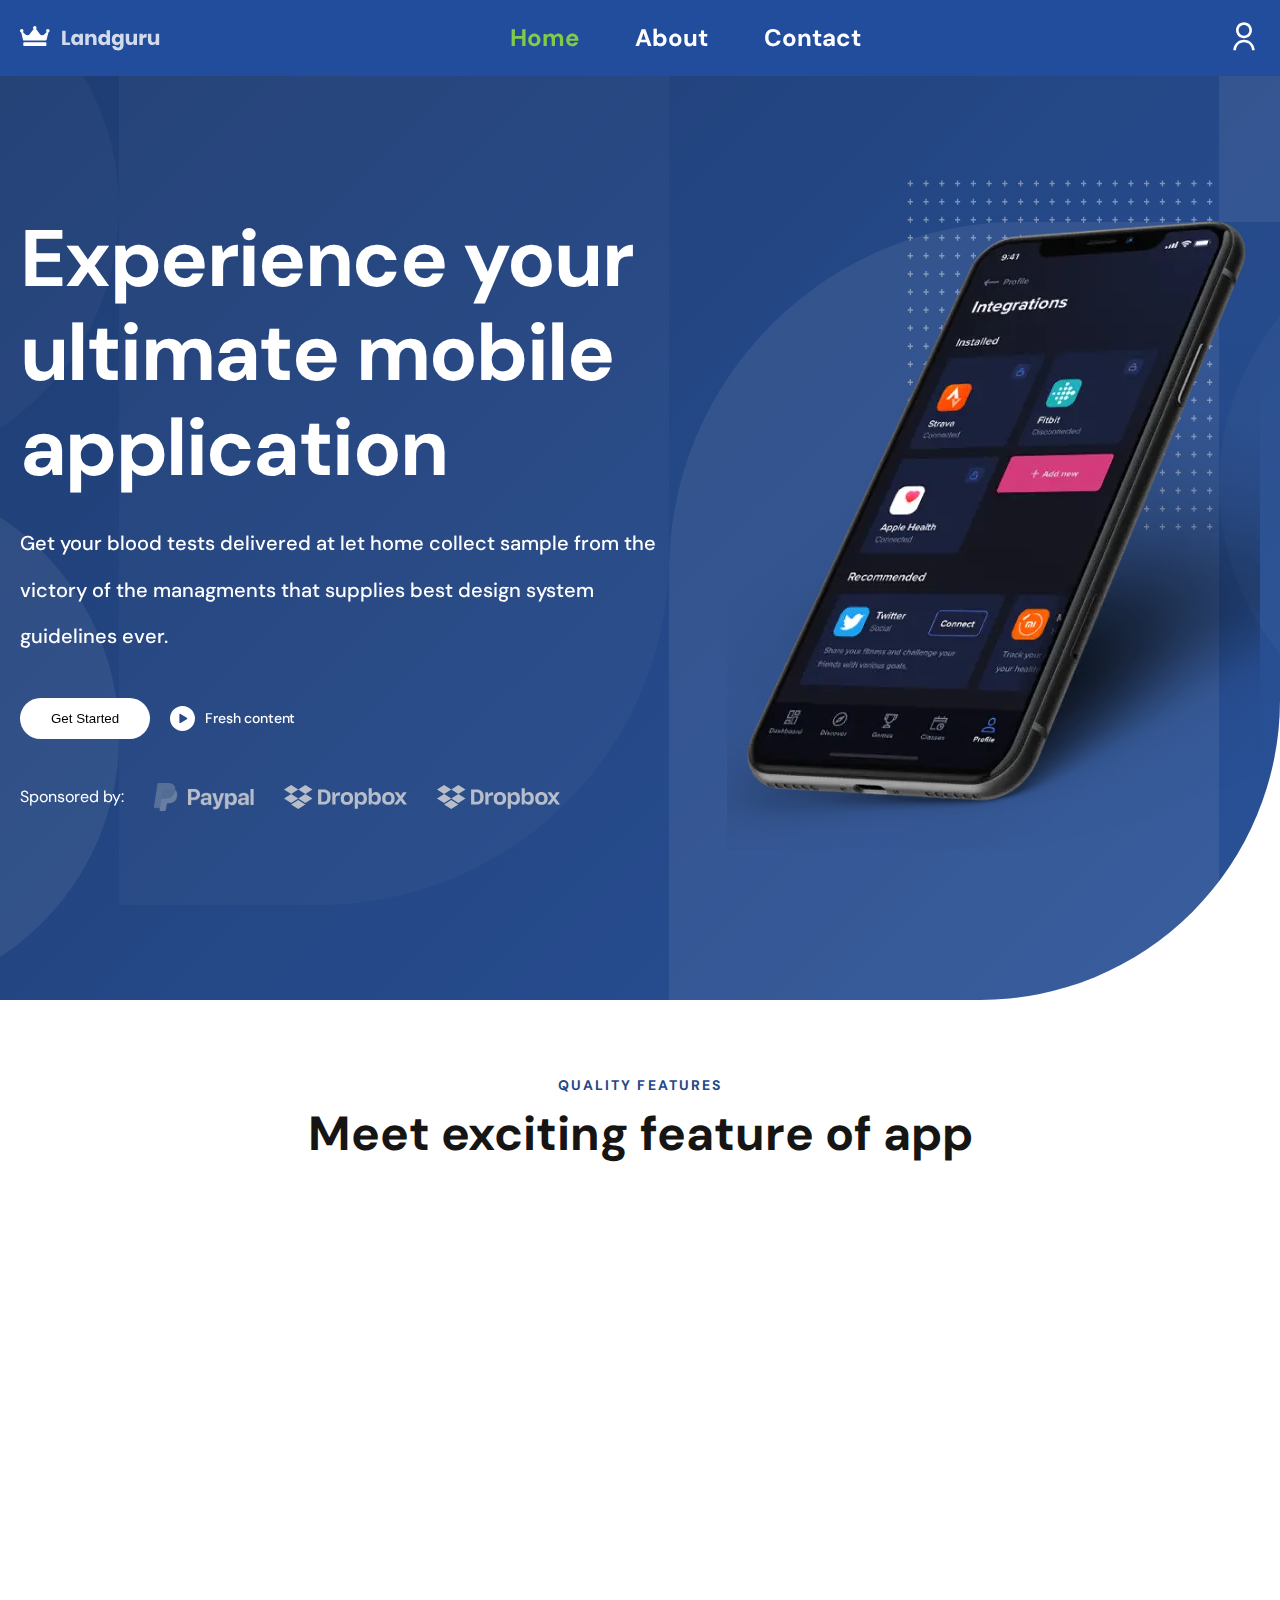
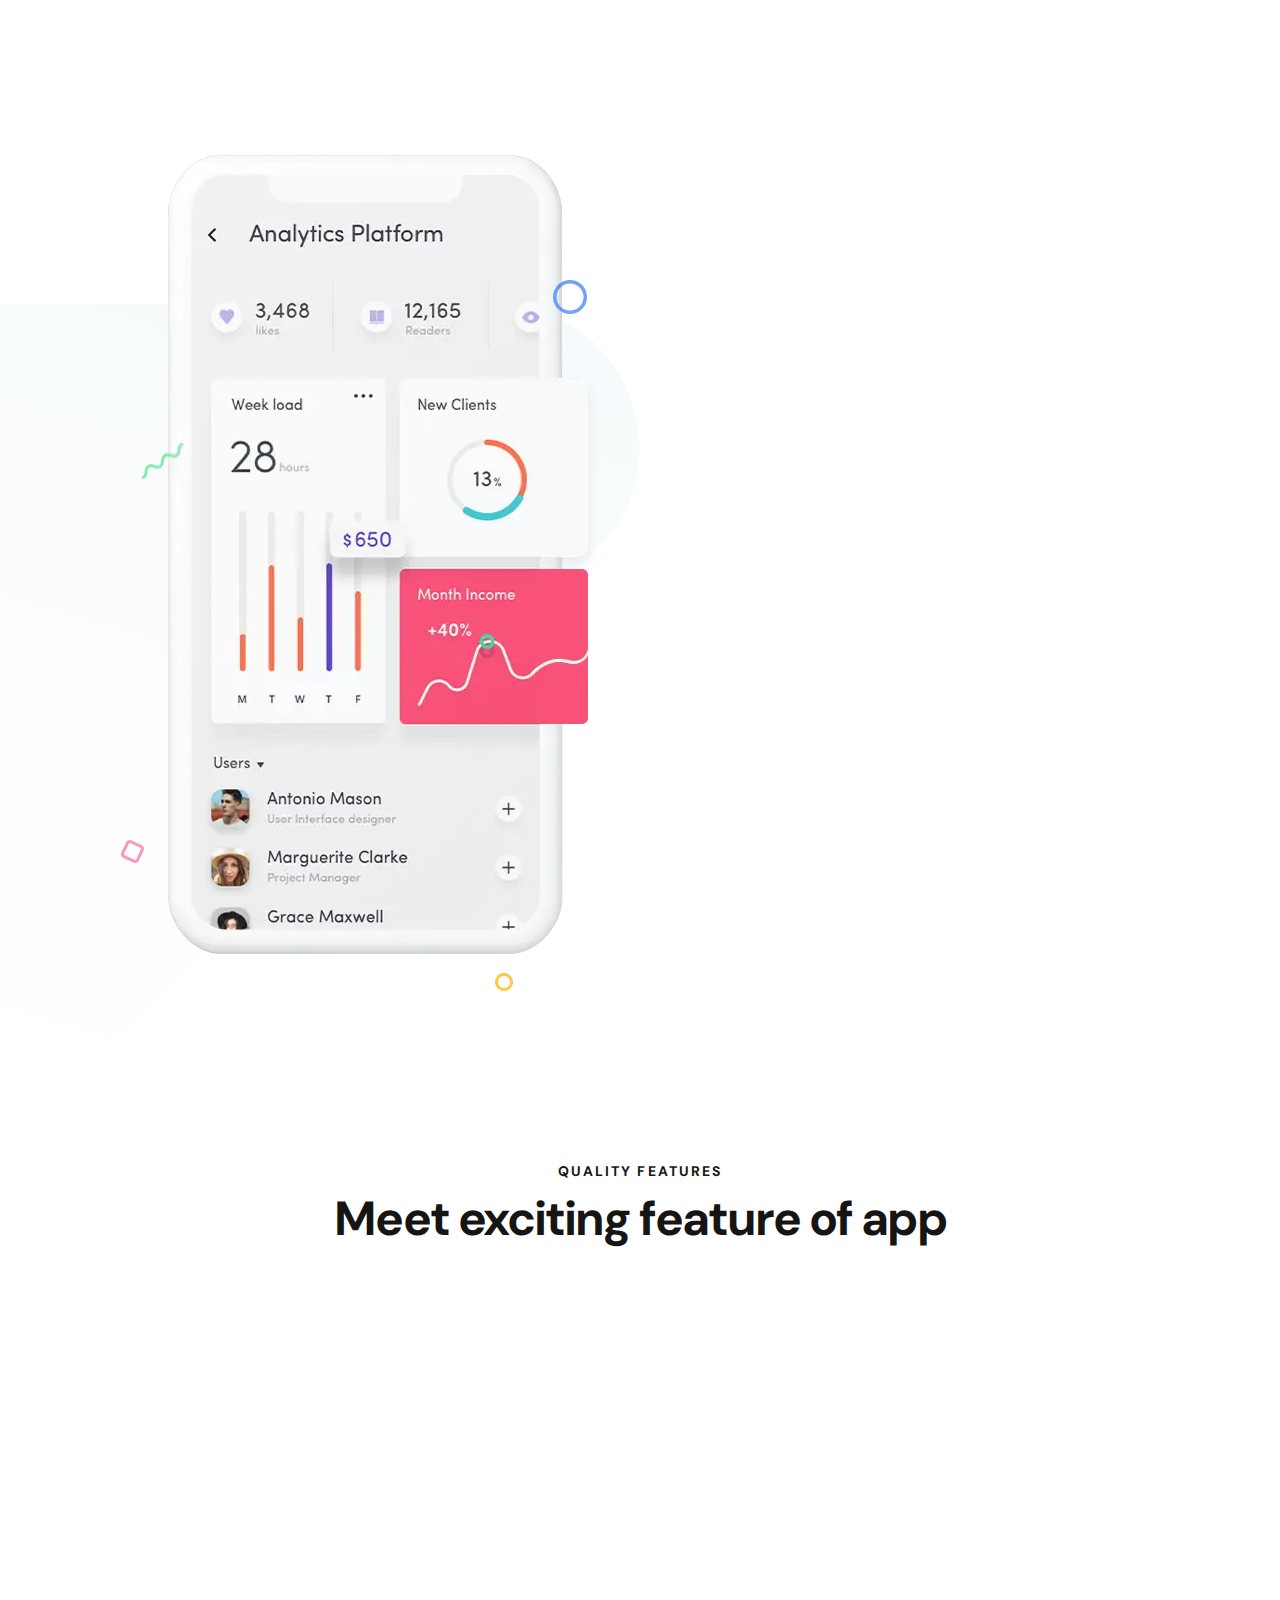
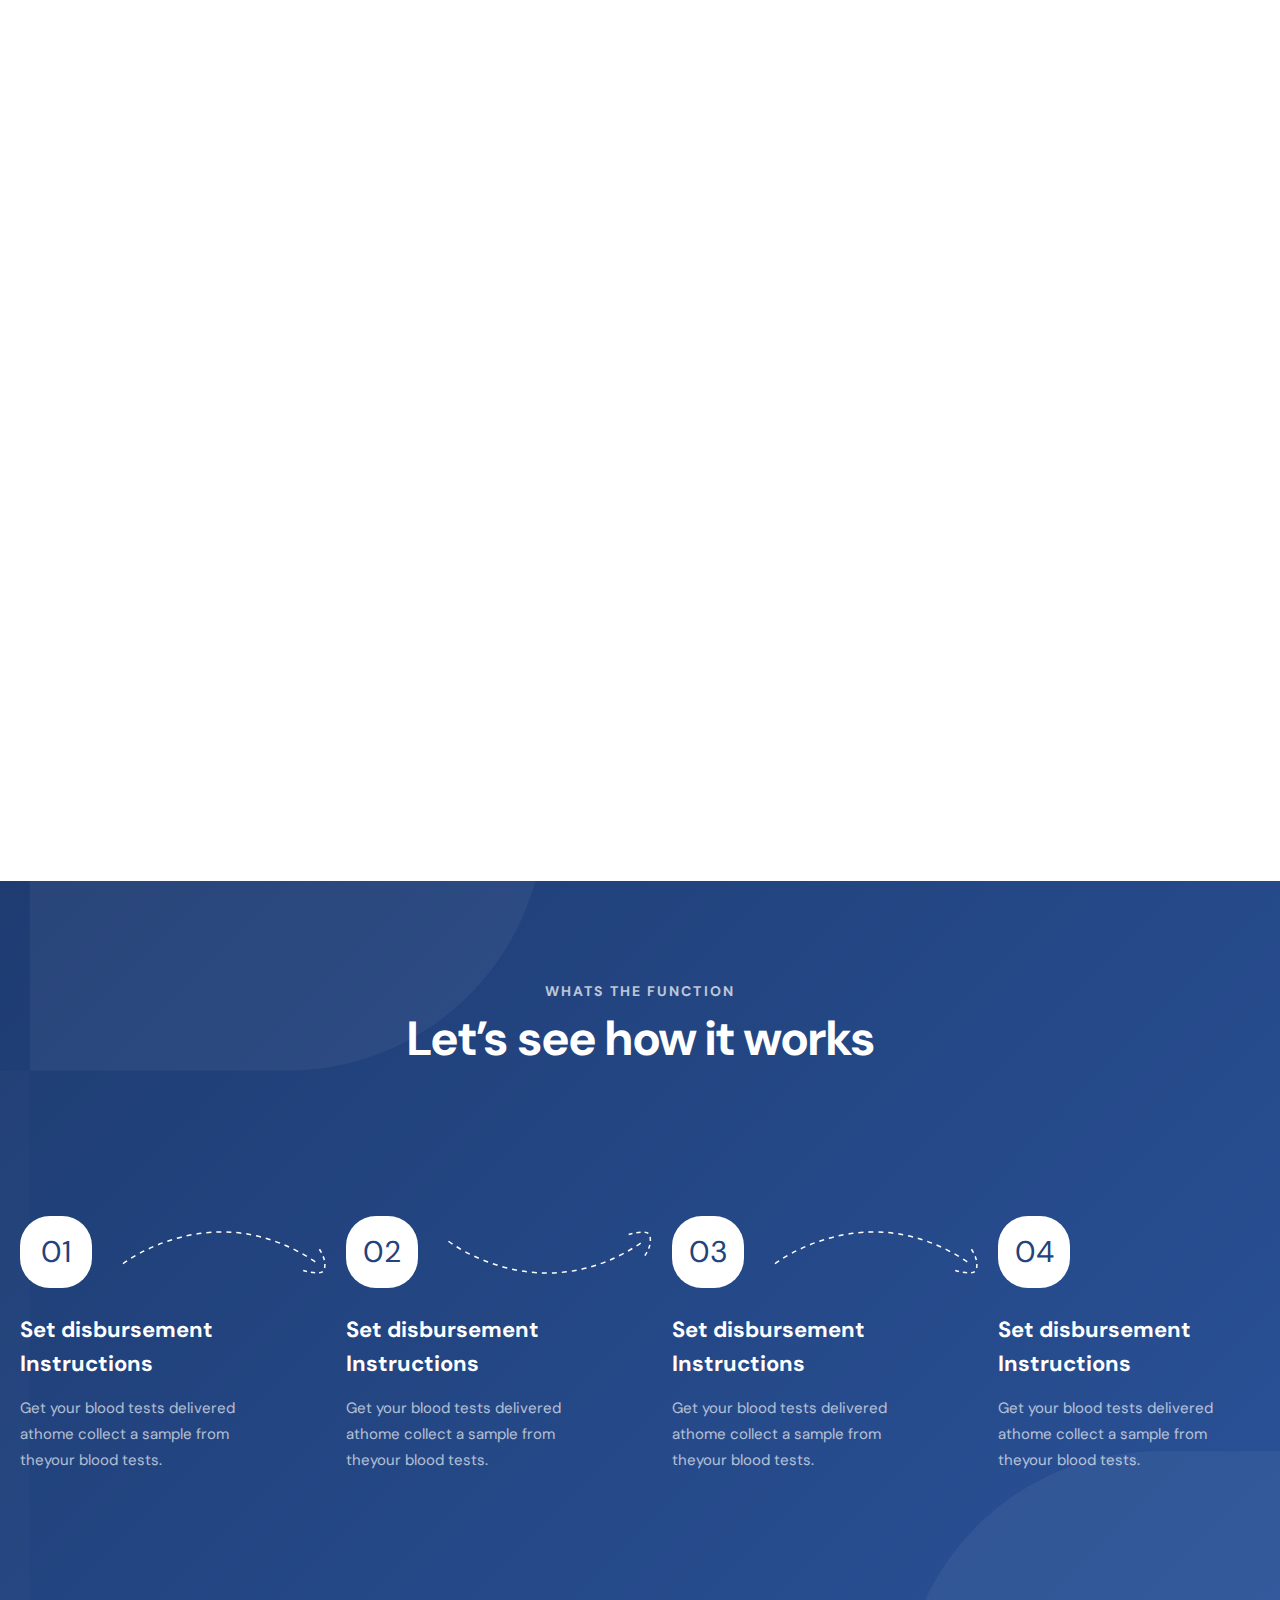
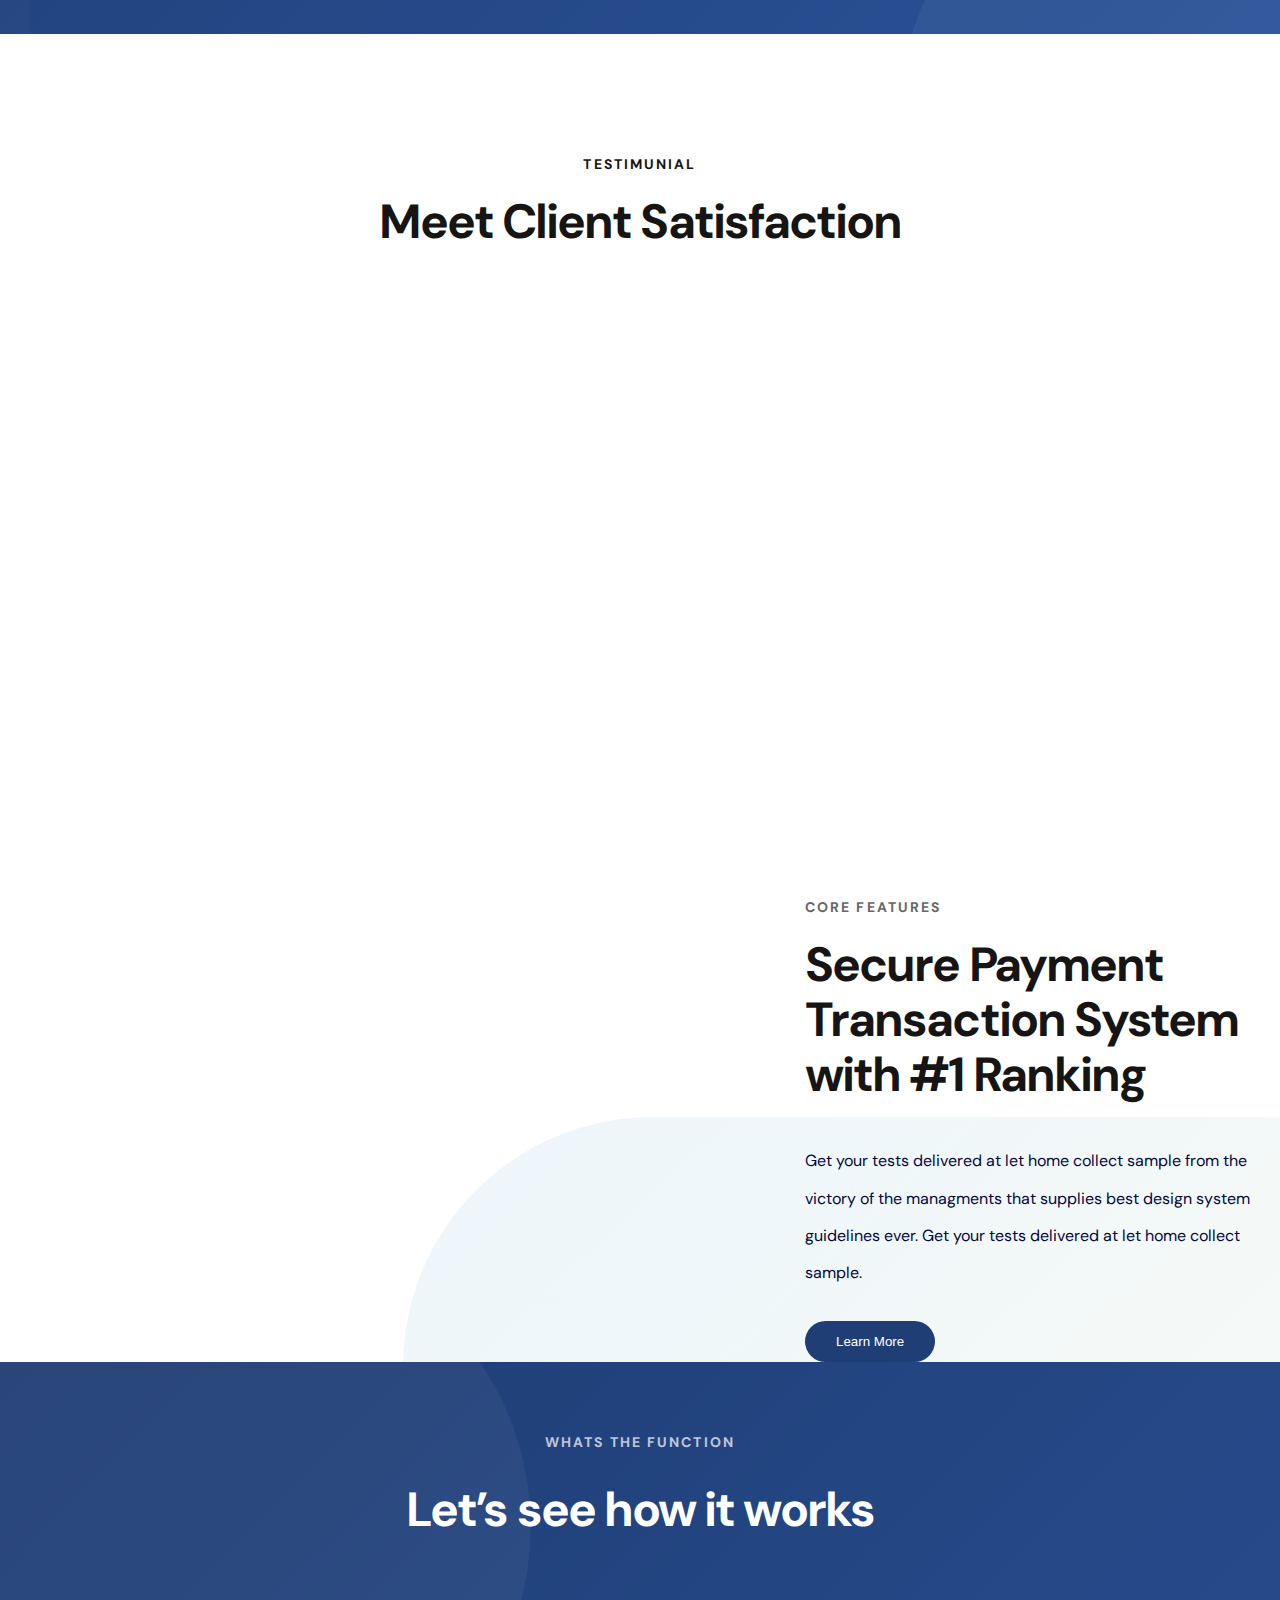
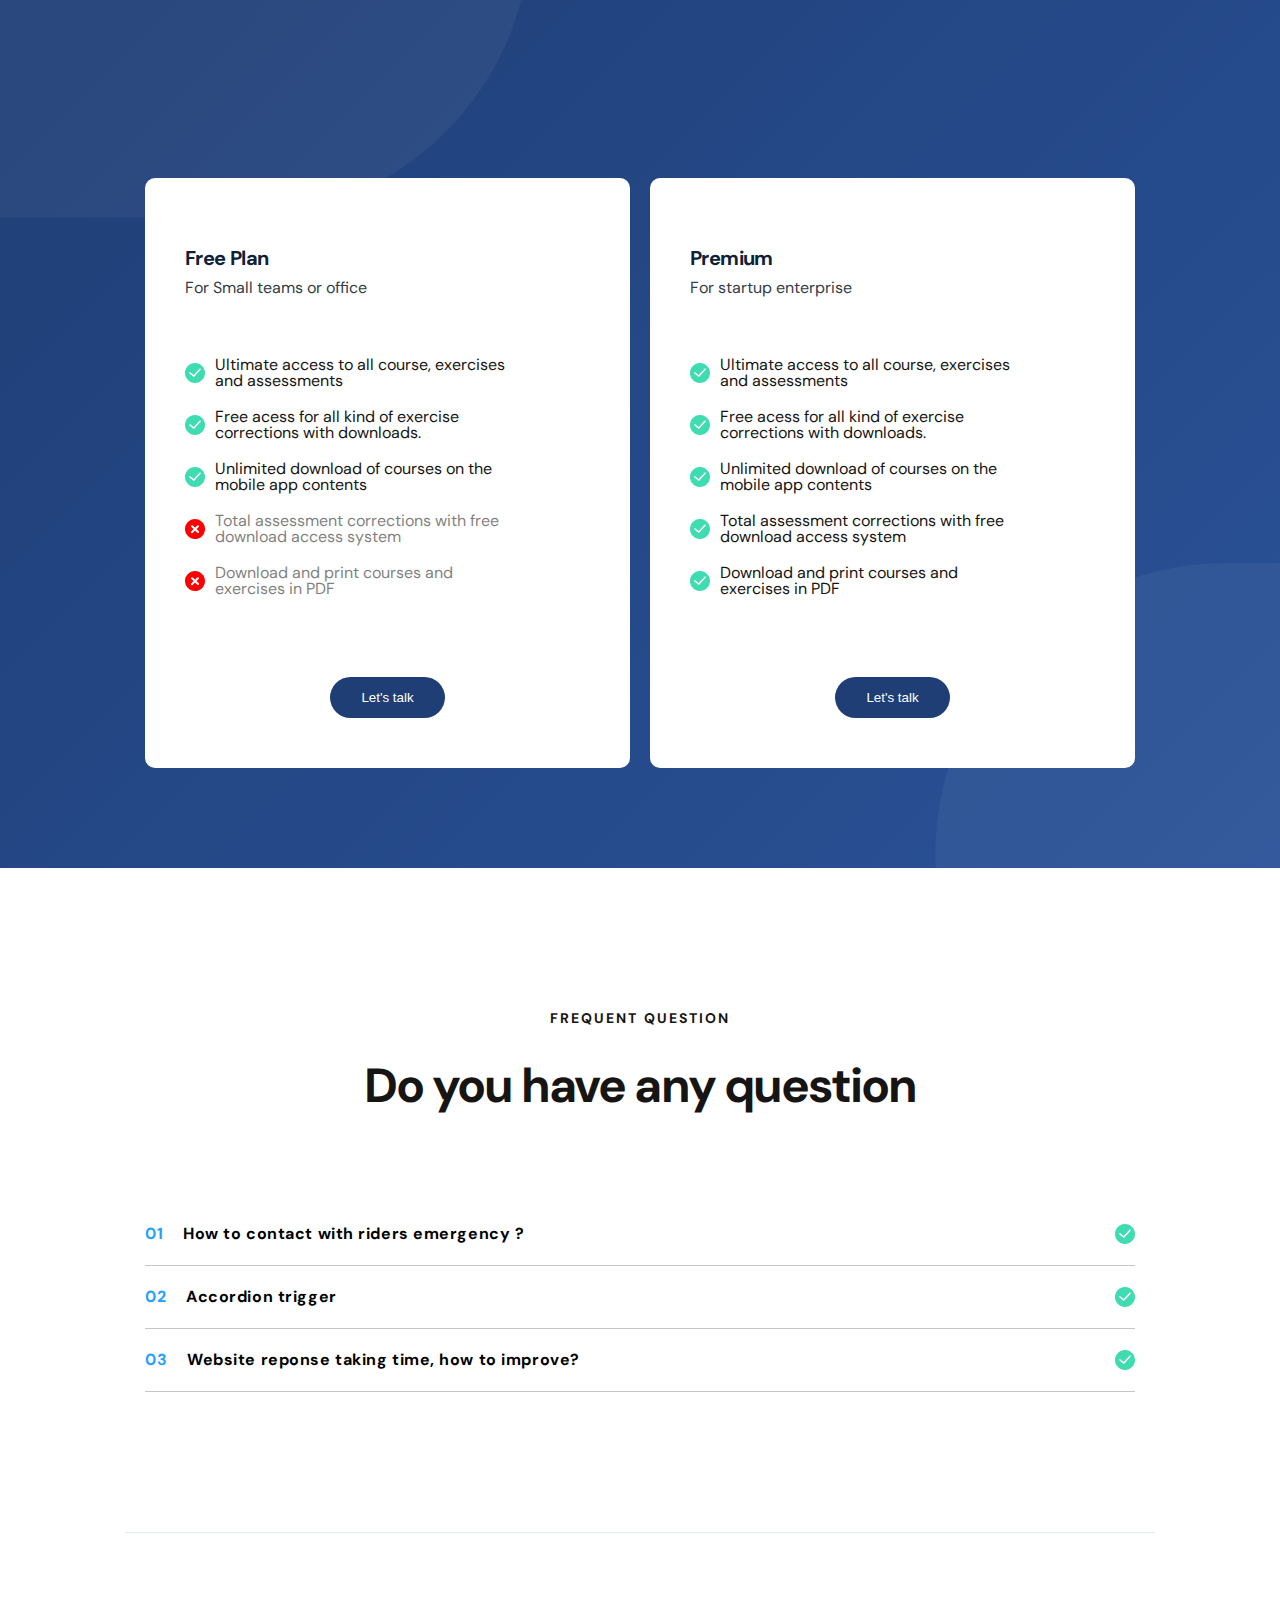
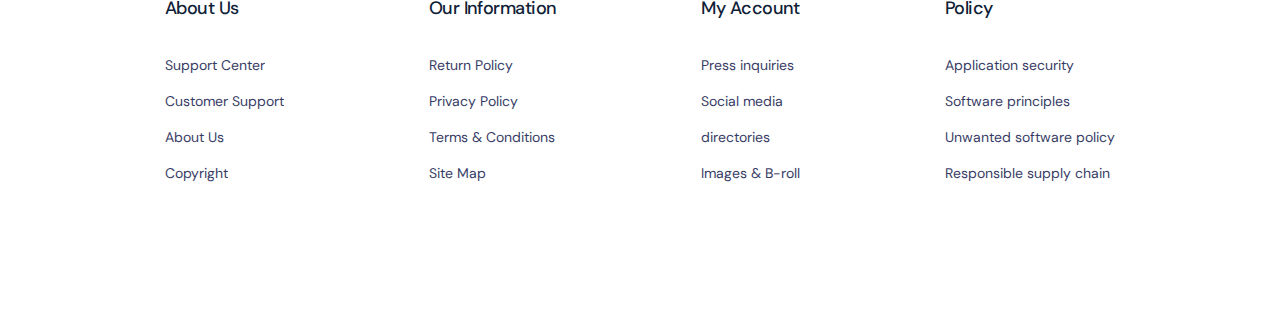
<file: index.html>
<!DOCTYPE html>
<html lang="en">
  <head>
    <meta charset="UTF-8" />
    <meta name="viewport" content="width=device-width, initial-scale=1.0" />
    <meta
      name="description"
      content="This is a brief description of the content of the page. It helps search engines and users understand what the page is about."
    />
    <link rel="stylesheet" href="css/style.css" />
    <link rel="shortcut icon" href="favicon.ico" />
    <link
      rel="preload"
      href="css/swiper.min.css"
      as="style"
      onload="this.onload=null;this.rel='stylesheet'"
    />
    <noscript>
      <link rel="stylesheet" href="css/swiper.min.css" />
    </noscript>
    <link
      rel="preload"
      href="https://unpkg.com/aos@2.3.1/dist/aos.css"
      as="style"
      onload="this.onload=null;this.rel='stylesheet'"
    />
    <noscript>
      <link rel="stylesheet" href="https://unpkg.com/aos@2.3.1/dist/aos.css" />
    </noscript>
    <title>Document</title>
  </head>
  <body>
    <header class="header" id="header">
      <div class="header__container container">
        <a href="" class="header__logo icon">
          <img src="img/logo.svg" alt="image" />
        </a>
        <nav class="header__menu menu" id="menu">
          <div class="menu__body">
            <ul class="menu__list">
              <li class="menu__item">
                <a data-goto="#home" href="#" class="menu__link active-link"
                  >Home</a
                >
              </li>
              <li class="menu__item">
                <a data-goto="#about" href="#" class="menu__link">About </a>
              </li>
              <li class="menu__item">
                <a data-goto="#contact" href="#" class="menu__link">Contact</a>
              </li>
            </ul>
          </div>
          <div class="menu__actions actions-menu">
            <div class="actions-menu__user">
              <svg xmlns="http://www.w3.org/2000/svg" viewBox="0 0 24 24">
                <path
                  d="M4 22C4 17.5817 7.58172 14 12 14C16.4183 14 20 17.5817 20 22H18C18 18.6863 15.3137 16 12 16C8.68629 16 6 18.6863 6 22H4ZM12 13C8.685 13 6 10.315 6 7C6 3.685 8.685 1 12 1C15.315 1 18 3.685 18 7C18 10.315 15.315 13 12 13ZM12 11C14.21 11 16 9.21 16 7C16 4.79 14.21 3 12 3C9.79 3 8 4.79 8 7C8 9.21 9.79 11 12 11Z"
                ></path>
              </svg>
            </div>
          </div>
          <button class="icon-menu" type="button" aria-label="open menu">
            <span></span>
          </button>
        </nav>
      </div>
    </header>
    <main>
      <!--home start-->
      <section class="home" id="home">
        <div class="home__sub-background">
          <div class="container">
            <div class="home-wrap">
              <div class="home-left" data-aos="fade-right">
                <h1 class="home-title _anim-items">
                  Experience your ultimate mobile application
                </h1>
                <p class="home-subtitle _anim-items">
                  Get your blood tests delivered at let home collect sample from
                  the victory of the managments that supplies best design system
                  guidelines ever.
                </p>
                <div class="home__btn-wrap">
                  <button class="btn_white-fill">Get Started</button>
                  <div class="home__icon">
                    <div class="home__img-wrap">
                      <img src="./img/home/shape.svg" />
                    </div>
                    <p class="home__icon-text">Fresh content</p>
                  </div>
                </div>
                <div class="home__botton-wrap">
                  <p>Sponsored by:</p>
                  <img src="./img/home/1.svg" alt="home 1" />
                  <img src="./img/home/3.svg" alt="home 2" />
                  <img src="./img/home/3.svg" alt="home 3" />
                </div>
              </div>
              <div class="home-right">
                <div class="home__image-wrap _anim-items">
                  <picture>
                    <source
                      type="image/webp"
                      srcset="./img/home/1_smal.webp"
                      media="(max-width: 600px)"
                    />
                    <source type="image/webp" srcset="./img/home/1.webp" />
                    <source
                      type="image/jpeg"
                      srcset="./img/home/1_smal.png"
                      media="(max-width: 600px)"
                    />
                    <img src="./img/home/1.png" alt="Image home" />
                  </picture>
                </div>
                <img class="home__image-absolute" src="./img/home/wrap/1.svg" />
              </div>
            </div>
          </div>
        </div>
      </section>
      <!--home end-->
      <!--meet start-->
      <section class="meet">
        <div class="container-sm">
          <p class="meet__subheader">Quality features</p>
          <h2 class="meet__header">Meet exciting feature of app</h2>
          <div class="meet__card-wrap" data-aos="zoom-in">
            <div class="meet__card">
              <div class="meet__image-wrap">
                <img src="./img/meet/2.svg" alt="meet 2" />
              </div>
              <div class="meet__card-content">
                <h3 class="meet__card-title">Customize & Monitoring</h3>
                <p class="meet__card-description">
                  Get your blood tests delivered athome collect a sample from
                  theyour blood tests.
                </p>
              </div>
            </div>
            <div class="meet__card">
              <div class="meet__image-wrap">
                <img src="./img/meet/3.svg" alt="meet 3" />
              </div>
              <div class="meet__card-content">
                <h3 class="meet__card-title">Quality & short-period</h3>
                <p class="meet__card-description">
                  Get your blood tests delivered athome collect a sample from
                  theyour blood tests.
                </p>
              </div>
            </div>
            <div class="meet__card">
              <div class="meet__image-wrap">
                <img src="./img/meet/1.svg" alt="meet 1" />
              </div>
              <div class="meet__card-content">
                <h3 class="meet__card-title">Vector Editing</h3>
                <p class="meet__card-description">
                  Get your blood tests delivered athome collect a sample from
                  theyour blood tests.
                </p>
              </div>
            </div>
          </div>
        </div>
      </section>
      <!--meet end-->
      <!--smart start-->
      <section class="smart">
        <div class="container">
          <img class="smart__decorate" src="./img/smart/wrap/1.svg" />
          <div class="smart-wrap">
            <div class="smart-left">
              <p class="smart-subtitle _anim-items">Core features</p>
              <h2 class="smart-title _anim-items">
                Smart Jackpots <br />
                you may love this anytime & anywhere
              </h2>
              <div class="smart__icon-wrap">
                <div class="smart__icon _anim-items">
                  <div class="smart__img-wrap">
                    <img src="./img/smart/1.svg" />
                  </div>
                  <div class="sercice__icon-block">
                    <p class="smart__icon-text">Smart Features</p>
                    <p class="smart__icon-subtext">
                      Get your blood tests delivered at let home collect sample
                      from the victory of the managments.your blood tests.
                    </p>
                  </div>
                </div>
                <div class="smart__icon _anim-items">
                  <div class="smart__img-wrap _anim-items">
                    <img src="./img/smart/2.svg" />
                  </div>
                  <div class="sercice__icon-block">
                    <p class="smart__icon-text">Secure Contents</p>
                    <p class="smart__icon-subtext">
                      Get your blood tests delivered at let home collect sample
                      from the victory of the managments.your blood tests.
                    </p>
                  </div>
                </div>
              </div>
            </div>
            <div class="smart-right">
              <div class="smart__image-wrap">
                <picture>
                  <source type="image/webp" srcset="./img/smart/1.webp" />
                  <img src="./img/smart/1.png" alt="Image smart" />
                </picture>
              </div>
            </div>
          </div>
        </div>
      </section>
      <!--smart end-->
      <!--feature start-->
      <section class="feature">
        <div class="container">
          <p class="feature__subheader subtitle-main">Quality features</p>
          <h2 class="feature__header title-main">
            Meet exciting feature of app
          </h2>
          <div class="feature__icon-wrap">
            <!-- 1 -->
            <div class="feature__icon _anim-items">
              <div class="feature__img-wrap">
                <img src="./img/feature/1.svg" />
              </div>
              <div class="sercice__icon-block">
                <p class="feature__icon-text">Smart Features</p>
                <p class="feature__icon-subtext">
                  Get your blood tests delivered at let home collect sample from
                  the victory of the managments.
                </p>
              </div>
            </div>
            <!-- 2 -->
            <div class="feature__icon _anim-items">
              <div class="feature__img-wrap">
                <img src="./img/feature/2.svg" />
              </div>
              <div class="sercice__icon-block">
                <p class="feature__icon-text">Fast Performance</p>
                <p class="feature__icon-subtext">
                  Get your blood tests delivered at let home collect sample from
                  the victory of the managments.
                </p>
              </div>
            </div>
            <!-- 3 -->
            <div class="feature__icon _anim-items">
              <div class="feature__img-wrap">
                <img src="./img/feature/3.svg" />
              </div>
              <div class="sercice__icon-block">
                <p class="feature__icon-text">Unlimited Content</p>
                <p class="feature__icon-subtext">
                  Get your blood tests delivered at let home collect sample from
                  the victory of the managments.
                </p>
              </div>
            </div>
            <!-- 4 -->
            <div class="feature__icon _anim-items">
              <div class="feature__img-wrap">
                <img src="./img/feature/4.svg" />
              </div>
              <div class="sercice__icon-block">
                <p class="feature__icon-text">Ultimate Customization</p>
                <p class="feature__icon-subtext">
                  Get your blood tests delivered at let home collect sample from
                  the victory of the managments.
                </p>
              </div>
            </div>
            <!-- 5 -->
            <div class="feature__icon _anim-items">
              <div class="feature__img-wrap">
                <img src="./img/feature/5.svg" />
              </div>
              <div class="sercice__icon-block">
                <p class="feature__icon-text">Boost Productivity</p>
                <p class="feature__icon-subtext">
                  Get your blood tests delivered at let home collect sample from
                  the victory of the managments.
                </p>
              </div>
            </div>
            <!-- 6 -->
            <div class="feature__icon _anim-items">
              <div class="feature__img-wrap">
                <img src="./img/feature/6.svg" />
              </div>
              <div class="sercice__icon-block">
                <p class="feature__icon-text">Customer Support</p>
                <p class="feature__icon-subtext">
                  Get your blood tests delivered at let home collect sample from
                  the victory of the managments.
                </p>
              </div>
            </div>
          </div>
        </div>
      </section>
      <!--feature end-->
      <!--jackpot start-->
      <section class="jackpot">
        <div class="container">
          <div class="jackpot-wrap">
            <div class="jackpot-left">
              <p class="jackpot-subtitle subtitle-main _anim-items">
                Core features
              </p>
              <h3 class="jackpot-title title-main _anim-items">
                Smart Jackpots that you may love this anytime & anywhere
              </h3>
              <p class="jackpot-parag _anim-items">
                Get your tests delivered at let home collect sample from the
                victory of the managments that supplies best design system
                guidelines ever. Get your tests delivered at let home collect
                sample.
              </p>
              <button class="btn_blue-fill _anim-items">Get Started</button>
            </div>
            <div class="jackpot-right">
              <div class="jackpot__image-wrap _anim-items">
                <picture>
                  <source type="image/webp" srcset="./img/jackpot/1.webp" />
                  <img
                    src="./img/jackpot/1.jpg"
                    alt="Image jackpot"
                    loading="lazy"
                  />
                </picture>
              </div>
            </div>
          </div>
        </div>
      </section>
      <!--jackpot end-->
      <!--work start-->
      <section class="work" id="about">
        <div class="work__sub-background">
          <div class="container">
            <div class="work-wrap">
              <p class="work__subtitle subtitle-main">Whats the function</p>
              <h2 class="work__title title-main">Let’s see how it works</h2>
              <div class="work__card-wrap">
                <!-- 1 -->
                <div class="work__card">
                  <div class="work__number-wrap">
                    <div class="work__number">
                      <p>01</p>
                    </div>
                    <img src="./img//work/1.svg" alt="" />
                  </div>
                  <div class="work__body-wrap">
                    <p class="work__body-title">
                      Set disbursement Instructions
                    </p>
                    <p class="work__body-subtitle">
                      Get your blood tests delivered athome collect a sample
                      from theyour blood tests.
                    </p>
                  </div>
                </div>
                <!-- 2 -->
                <div class="work__card">
                  <div class="work__number-wrap">
                    <div class="work__number">
                      <p>02</p>
                    </div>
                    <img src="./img//work/2.svg" alt="" />
                  </div>
                  <div class="work__body-wrap">
                    <p class="work__body-title">
                      Set disbursement Instructions
                    </p>
                    <p class="work__body-subtitle">
                      Get your blood tests delivered athome collect a sample
                      from theyour blood tests.
                    </p>
                  </div>
                </div>
                <!-- 3 -->
                <div class="work__card">
                  <div class="work__number-wrap">
                    <div class="work__number">
                      <p>03</p>
                    </div>
                    <img src="./img//work/1.svg" alt="" />
                  </div>
                  <div class="work__body-wrap">
                    <p class="work__body-title">
                      Set disbursement Instructions
                    </p>
                    <p class="work__body-subtitle">
                      Get your blood tests delivered athome collect a sample
                      from theyour blood tests.
                    </p>
                  </div>
                </div>
                <!-- 4 -->
                <div class="work__card">
                  <div class="work__number-wrap">
                    <div class="work__number">
                      <p>04</p>
                    </div>
                  </div>
                  <div class="work__body-wrap">
                    <p class="work__body-title">
                      Set disbursement Instructions
                    </p>
                    <p class="work__body-subtitle">
                      Get your blood tests delivered athome collect a sample
                      from theyour blood tests.
                    </p>
                  </div>
                </div>
              </div>
            </div>
          </div>
        </div>
      </section>
      <!--work end-->
      <!--client start-->
      <section class="client">
        <div class="container">
          <p class="client__subheader subtitle-main">Testimunial</p>
          <h2 class="client__header title-main">Meet Client Satisfaction</h2>

          <div class="swiper-wrap" data-aos="zoom-in">
            <div class="client-swiper swiper">
              <div class="swiper-wrapper">
                <div class="client__swiper-slide swiper-slide">
                  <div class="client__card">
                    <div class="client__card-content">
                      <p class="client__star">⭐⭐⭐⭐⭐</p>
                      <p class="client__title">Modern look & trending design</p>
                      <p class="client__subtitle">
                        Get working experience to work with this amazing team &
                        in future want to work together for bright future
                        projects and also make deposit to freelancer.
                      </p>
                    </div>
                    <div class="client__icon">
                      <div class="client__img-wrap">
                        <img src="./img/client/1.jpg" />
                      </div>
                      <div class="sercice__icon-block">
                        <p class="client__icon-text">Denny Hilguston</p>
                        <a href="#" class="client__icon-subtext">@denny.hil</a>
                      </div>
                    </div>
                  </div>
                </div>

                <div class="client__swiper-slide swiper-slide">
                  <div class="client__card">
                    <div class="client__card-content">
                      <p class="client__star">⭐⭐⭐⭐⭐</p>
                      <p class="client__title">Modern look & trending design</p>
                      <p class="client__subtitle">
                        Get working experience to work with this amazing team &
                        in future want to work together for bright future
                        projects and also make deposit to freelancer.
                      </p>
                    </div>
                    <div class="client__icon">
                      <div class="client__img-wrap">
                        <img src="./img/client/2.jpg" />
                      </div>
                      <div class="sercice__icon-block">
                        <p class="client__icon-text">Denny Hilguston</p>
                        <a href="#" class="client__icon-subtext">@denny.hil</a>
                      </div>
                    </div>
                  </div>
                </div>

                <div class="client__swiper-slide swiper-slide">
                  <div class="client__card">
                    <div class="client__card-content">
                      <p class="client__star">⭐⭐⭐⭐⭐</p>
                      <p class="client__title">Modern look & trending design</p>
                      <p class="client__subtitle">
                        Get working experience to work with this amazing team &
                        in future want to work together for bright future
                        projects and also make deposit to freelancer.
                      </p>
                    </div>
                    <div class="client__icon">
                      <div class="client__img-wrap">
                        <img src="./img/client/3.jpg" />
                      </div>
                      <div class="sercice__icon-block">
                        <p class="client__icon-text">Denny Hilguston</p>
                        <a href="#" class="client__icon-subtext">@denny.hil</a>
                      </div>
                    </div>
                  </div>
                </div>

                <div class="client__swiper-slide swiper-slide">
                  <div class="client__card">
                    <div class="client__card-content">
                      <p class="client__star">⭐⭐⭐⭐⭐</p>
                      <p class="client__title">Modern look & trending design</p>
                      <p class="client__subtitle">
                        Get working experience to work with this amazing team &
                        in future want to work together for bright future
                        projects and also make deposit to freelancer.
                      </p>
                    </div>
                    <div class="client__icon">
                      <div class="client__img-wrap">
                        <img src="./img/client/1.jpg" />
                      </div>
                      <div class="sercice__icon-block">
                        <p class="client__icon-text">Denny Hilguston</p>
                        <a href="#" class="client__icon-subtext">@denny.hil</a>
                      </div>
                    </div>
                  </div>
                </div>
              </div>
              <div class="client__btn-wrap">
                <div class="client-swiper-button-prev swiper-button-next">
                  <svg
                    width="39"
                    height="16"
                    viewBox="0 0 39 16"
                    fill="none"
                    xmlns="http://www.w3.org/2000/svg"
                  >
                    <path
                      fill-rule="evenodd"
                      clip-rule="evenodd"
                      d="M38.6499 7.2349L31.5149 0.315559C31.0796 -0.106488 30.3735 -0.106488 29.9383 0.315559C29.5028 0.738138 29.5028 1.42254 29.9383 1.84458L35.1701 6.91823H1.11477C0.499168 6.91823 0 7.4021 0 7.99942C0 8.5962 0.499168 9.0806 1.11477 9.0806H35.1701L29.9384 14.1542C29.5029 14.5758 29.5029 15.2607 29.9384 15.6827C30.156 15.8935 30.4415 15.9989 30.7268 15.9989C31.0121 15.9989 31.2974 15.8935 31.515 15.6827L38.6499 8.7634C39.0853 8.3419 39.0853 7.65695 38.6499 7.2349Z"
                      fill="#0F2137"
                    />
                  </svg>
                </div>
                <div class="client-swiper-button-next swiper-button-prev">
                  <svg
                    width="39"
                    height="16"
                    viewBox="0 0 39 16"
                    fill="none"
                    xmlns="http://www.w3.org/2000/svg"
                  >
                    <path
                      fill-rule="evenodd"
                      clip-rule="evenodd"
                      d="M38.6499 7.2349L31.5149 0.315559C31.0796 -0.106488 30.3735 -0.106488 29.9383 0.315559C29.5028 0.738138 29.5028 1.42254 29.9383 1.84458L35.1701 6.91823H1.11477C0.499168 6.91823 0 7.4021 0 7.99942C0 8.5962 0.499168 9.0806 1.11477 9.0806H35.1701L29.9384 14.1542C29.5029 14.5758 29.5029 15.2607 29.9384 15.6827C30.156 15.8935 30.4415 15.9989 30.7268 15.9989C31.0121 15.9989 31.2974 15.8935 31.515 15.6827L38.6499 8.7634C39.0853 8.3419 39.0853 7.65695 38.6499 7.2349Z"
                      fill="#0F2137"
                    />
                  </svg>
                </div>
              </div>
            </div>
          </div>
        </div>
      </section>
      <!--client end-->
      <!--secure start-->
      <section class="secure">
        <div class="container">
          <div class="secure-wrap">
            <div class="secure-left">
              <p class="secure-subtitle subtitle-main">Core features</p>
              <h2 class="secure-title title-main">
                Secure Payment Transaction System with #1 Ranking
              </h2>
              <p class="secure-description">
                Get your tests delivered at let home collect sample from the
                victory of the managments that supplies best design system
                guidelines ever. Get your tests delivered at let home collect
                sample.
              </p>
              <button class="btn_blue-fill">Learn More</button>
            </div>
            <div class="secure-right">
              <div class="secure__image-wrap">
                <picture>
                  <source type="image/webp" srcset="./img/secure/1.webp" />
                  <img
                    src="./img/secure/1.png"
                    alt="Image secure"
                    loading="lazy"
                  />
                </picture>
              </div>
            </div>
          </div>
        </div>
      </section>
      <!--secure end-->
      <!--see start-->
      <section class="see">
        <div class="see__sub-background">
          <div class="container-sm">
            <div class="see-wrap">
              <p class="see__subtitle subtitle-main">Whats the function</p>
              <h2 class="see__title title-main">Let’s see how it works</h2>
              <div class="time__count count-time">
                <div class="count-time__content">
                  <div class="count-time__items">
                    <div class="count-time__item count-time__days _anim-items">
                      <div class="count-time__value">00</div>
                      <span class="count-time__text">Дней</span>
                    </div>

                    <div class="count-time__item count-time__hours _anim-items">
                      <div class="count-time__value">00</div>
                      <span class="count-time__text">Часов</span>
                    </div>

                    <div
                      class="count-time__item count-time__minutes _anim-items"
                    >
                      <div class="count-time__value">00</div>
                      <span class="count-time__text">Минут</span>
                    </div>

                    <div
                      class="count-time__item count-time__seconds _anim-items"
                    >
                      <div class="count-time__value">00</div>
                      <span class="count-time__text">Секунд</span>
                    </div>
                  </div>
                </div>
              </div>
              <div class="see__card-wrap">
                <div class="see__card paper-white">
                  <div class="see__card-header">
                    <p class="see__card-title">Free Plan</p>
                    <p class="see__card-subtitle">For Small teams or office</p>
                  </div>
                  <div class="see__card-body">
                    <div class="see__list-icon">
                      <div class="see__icon">
                        <div class="see__img-wrap">
                          <img src="./img/see/1.svg" />
                        </div>
                        <p class="see__icon-text">
                          Ultimate access to all course, exercises and
                          assessments
                        </p>
                      </div>
                      <div class="see__icon">
                        <div class="see__img-wrap">
                          <img src="./img/see/1.svg" />
                        </div>
                        <p class="see__icon-text">
                          Free acess for all kind of exercise corrections with
                          downloads.
                        </p>
                      </div>
                      <div class="see__icon">
                        <div class="see__img-wrap">
                          <img src="./img/see/1.svg" />
                        </div>
                        <p class="see__icon-text">
                          Unlimited download of courses on the mobile app
                          contents
                        </p>
                      </div>
                      <div class="see__icon">
                        <div class="see__img-wrap">
                          <img src="./img/see/2.svg" />
                        </div>
                        <p class="see__icon-text text-modify-gray">
                          Total assessment corrections with free download access
                          system
                        </p>
                      </div>
                      <div class="see__icon">
                        <div class="see__img-wrap">
                          <img src="./img/see/2.svg" />
                        </div>
                        <p class="see__icon-text text-modify-gray">
                          Download and print courses and exercises in PDF
                        </p>
                      </div>
                    </div>
                  </div>
                  <div class="see__card-bottom">
                    <button class="btn_blue-fill">Let's talk</button>
                  </div>
                </div>
                <div class="see__card paper-white">
                  <div class="see__card-header">
                    <p class="see__card-title">Premium</p>
                    <p class="see__card-subtitle">For startup enterprise</p>
                  </div>
                  <div class="see__card-body">
                    <div class="see__list-icon">
                      <div class="see__icon">
                        <div class="see__img-wrap">
                          <img src="./img/see/1.svg" />
                        </div>
                        <p class="see__icon-text">
                          Ultimate access to all course, exercises and
                          assessments
                        </p>
                      </div>
                      <div class="see__icon">
                        <div class="see__img-wrap">
                          <img src="./img/see/1.svg" />
                        </div>
                        <p class="see__icon-text">
                          Free acess for all kind of exercise corrections with
                          downloads.
                        </p>
                      </div>
                      <div class="see__icon">
                        <div class="see__img-wrap">
                          <img src="./img/see/1.svg" />
                        </div>
                        <p class="see__icon-text">
                          Unlimited download of courses on the mobile app
                          contents
                        </p>
                      </div>
                      <div class="see__icon">
                        <div class="see__img-wrap">
                          <img src="./img/see/1.svg" />
                        </div>
                        <p class="see__icon-text">
                          Total assessment corrections with free download access
                          system
                        </p>
                      </div>
                      <div class="see__icon">
                        <div class="see__img-wrap">
                          <img src="./img/see/1.svg" />
                        </div>
                        <p class="see__icon-text">
                          Download and print courses and exercises in PDF
                        </p>
                      </div>
                    </div>
                  </div>
                  <div class="see__card-bottom">
                    <button class="btn_blue-fill">Let's talk</button>
                  </div>
                </div>
              </div>
            </div>
          </div>
        </div>
      </section>
      <!--see end-->
      <!--question start-->
      <section class="question">
        <div class="container-sm">
          <p class="question__subheader subtitle-main">Frequent Question</p>
          <h2 class="question__header title-main">Do you have any question</h2>
          <!-- Accordion -->
          <div class="accordion">
            <!-- 1 -->
            <div class="accordion__item">
              <div class="accordion__item-trigger">
                <div class="trigger__num">01</div>
                <div class="trigger__text">
                  How to contact with riders emergency ?
                </div>
                <div class="trigger__img">
                  <img
                    class="trigger__img-pasive"
                    src="./img/globalicon/icon-true.svg"
                    alt="pasive"
                  />
                  <img
                    class="trigger__img-active"
                    src="./img/globalicon/icon-false.svg"
                    alt="active"
                  />
                </div>
              </div>
              <div class="accordion__item-content">
                <div class="content__text">Some random text for accordion</div>
              </div>
            </div>
            <!-- 2 -->
            <div class="accordion__item">
              <div class="accordion__item-trigger">
                <div class="trigger__num">02</div>
                <div class="trigger__text">Accordion trigger</div>
                <div class="trigger__img">
                  <img
                    class="trigger__img-pasive"
                    src="./img/globalicon/icon-true.svg"
                    alt="pasive"
                  />
                  <img
                    class="trigger__img-active"
                    src="./img/globalicon/icon-false.svg"
                    alt="active"
                  />
                </div>
              </div>
              <div class="accordion__item-content">
                <div class="content__text">
                  App installation failed, how to update system information?
                </div>
              </div>
            </div>
            <!-- 3 -->
            <div class="accordion__item">
              <div class="accordion__item-trigger">
                <div class="trigger__num">03</div>
                <div class="trigger__text">
                  Website reponse taking time, how to improve?
                </div>
                <div class="trigger__img">
                  <img
                    class="trigger__img-pasive"
                    src="./img/globalicon/icon-true.svg"
                    alt="pasive"
                  />
                  <img
                    class="trigger__img-active"
                    src="./img/globalicon/icon-false.svg"
                    alt="active"
                  />
                </div>
              </div>
              <div class="accordion__item-content">
                <div class="content__text">
                  Get your blood tests delivered at the home collect a sample
                  from management news. Get your blood tests delivered at the
                  home collect a sample from management news. Get your blood
                  tests delivered at the home collect a sample from management
                  news. Get your blood tests delivered at the home.
                </div>
              </div>
            </div>
          </div>
        </div>
      </section>
      <!--question end-->
    </main>

    <footer class="footer" id="contact">
      <div class="footer__wrap container-sm">
        <div class="footer__menu">
          <div class="menu__section">
            <h3 class="menu__title">About Us</h3>
            <ul class="menu__list">
              <li><a href="#">Support Center</a></li>
              <li><a href="#">Customer Support</a></li>
              <li><a href="#">About Us</a></li>
              <li><a href="#">Copyright</a></li>
            </ul>
          </div>
          <div class="menu__section">
            <h3 class="menu__title">Our Information</h3>
            <ul class="menu__list">
              <li><a href="#">Return Policy</a></li>
              <li><a href="#">Privacy Policy</a></li>
              <li><a href="#">Terms & Conditions</a></li>
              <li><a href="#">Site Map</a></li>
            </ul>
          </div>
          <div class="menu__section">
            <h3 class="menu__title">My Account</h3>
            <ul class="menu__list">
              <li><a href="#">Press inquiries</a></li>
              <li><a href="#">Social media </a></li>
              <li><a href="#">directories</a></li>
              <li><a href="#">Images & B-roll</a></li>
            </ul>
          </div>
          <div class="menu__section">
            <h3 class="menu__title">Policy</h3>
            <ul class="menu__list">
              <li><a href="#">Application security</a></li>
              <li><a href="#">Software principles</a></li>
              <li><a href="#">Unwanted software policy</a></li>
              <li><a href="#">Responsible supply chain</a></li>
            </ul>
          </div>
        </div>
      </div>
    </footer>
  </body>
  <script src="./js/libs/swiper(lib).js" defer></script>
  <script src="./js/swiper.js" defer></script>
  <script src="https://unpkg.com/aos@2.3.1/dist/aos.js" defer></script>
  <script src="./js/main.js" defer></script>
  <script defer>
    document.addEventListener("DOMContentLoaded", function () {
      AOS.init()
    })
  </script>
</html>
</file>
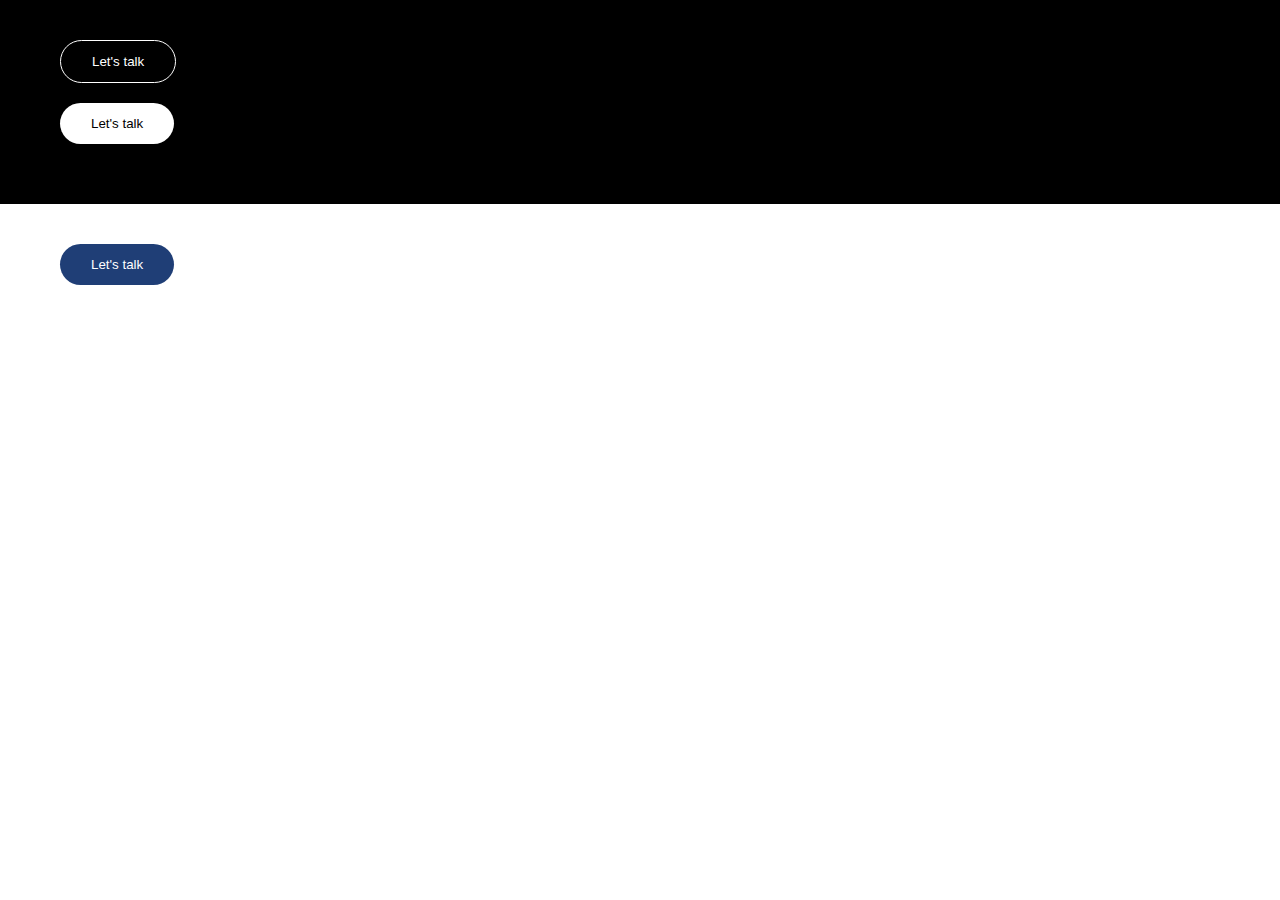
<file: sass/_98.components.html>
<!DOCTYPE html>
<html lang="en">
  <head>
    <meta charset="UTF-8" />
    <meta name="viewport" content="width=device-width, initial-scale=1.0" />
    <link rel="stylesheet" href="../css/style.css" />
    <title>Document</title>
  </head>
  <body>
    <section class="template" style="padding: 40px; background: #000">
      <div class="container">
        <div style="margin-bottom: 20px">
          <button class="btn_white-outline">Let's talk</button>
        </div>
        <div style="margin-bottom: 20px">
          <button class="btn_white-fill">Let's talk</button>
        </div>
      </div>
    </section>
    <section class="template" style="padding: 40px; background: #fff">
      <div class="container">
        <div style="margin-bottom: 20px">
          <button class="btn_blue-fill">Let's talk</button>
        </div>
      </div>
    </section>
  </body>
</html>
</file>
<file: css/style.css>
* {
  padding: 0px;
  margin: 0px;
  border: 0px; }

*,
*:before,
*:after {
  -moz-box-sizing: border-box;
  -webkit-box-sizing: border-box;
  box-sizing: border-box; }

aside,
nav,
footer,
header,
section {
  display: block; }

body {
  line-height: 1;
  -ms-text-size-adjust: 100%;
  -moz-text-size-adjust: 100%;
  -webkit-text-size-adjust: 100%; }

input::-ms-clear {
  display: none; }

button {
  cursor: pointer; }

button::-moz-focus-inner {
  padding: 0;
  border: 0; }

a,
a:visited {
  text-decoration: none; }

a:hover {
  text-decoration: none; }

ul li {
  list-style: none; }

img {
  vertical-align: top; }

h1,
h2,
h3,
h4,
h5,
h6 {
  font-weight: inherit;
  font-size: inherit; }

@font-face {
  font-family: DMSans;
  font-display: swap;
  src: url("../fonts/DMSans-Regular.woff2") format("woff2"), url("../fonts/DMSans-Regular.woff") format("woff");
  font-weight: 400;
  font-style: normal; }
@font-face {
  font-family: DMSans;
  font-display: swap;
  src: url("../fonts/DMSans-Bold.woff2") format("woff2"), url("../fonts/DMSans-Bold.woff") format("woff");
  font-weight: 700;
  font-style: normal; }
@font-face {
  font-family: DMSans;
  font-display: swap;
  src: url("../fonts/DMSans-Medium.woff2") format("woff2"), url("../fonts/DMSans-Medium.woff") format("woff");
  font-weight: 500;
  font-style: normal; }
.btn_white-outline {
  padding: 13px 31px;
  border: 1.5px solid #fff;
  border-radius: 50px;
  color: white;
  background: none; }
  .btn_white-outline:hover {
    color: #E94D35; }

.btn_white-fill {
  padding: 13px 31px;
  border-radius: 50px;
  background: white;
  color: black; }
  .btn_white-fill:hover {
    color: #E94D35; }

.btn_blue-fill {
  padding: 13px 31px;
  border-radius: 50px;
  color: white;
  background: #1f3e76; }
  .btn_blue-fill:hover {
    color: #E94D35; }

:root {
  --text-sm1: 0.875rem /* 14px */;
  --text-base: 1rem /* 16px */;
  --text-lg1: 1.25rem /* 20px */;
  --text-h3: 1.5rem /* 24px */;
  --text-h2: 3rem /* 32px */;
  --text-h1: 5rem /* 48px */; }

@media (max-width: 1100px) {
  :root {
    --text-lg1: 1rem;
    --text-h3: 1.25rem;
    --text-h2: 1.5rem;
    --text-h1: 2rem; } }
body {
  font-family: "DMSans";
  font-style: normal;
  font-weight: 400;
  color: #161513;
  font-size: var(--text-base);
  background: #fff;
  display: flex;
  flex-direction: column;
  min-height: 100vh; }
  body.locked {
    overflow: hidden; }
  body main {
    flex: 1; }

.container {
  max-width: 1290px;
  width: 100%;
  margin: 0 auto;
  padding: 0 20px; }
  @media (max-width: 900px) {
    .container {
      padding: 0 10px; } }

.container-sm {
  max-width: 1030px;
  width: 100%;
  margin: 0 auto;
  padding: 0 20px; }
  @media (max-width: 900px) {
    .container-sm {
      padding: 0 10px; } }

._anim-items {
  transform: translate(0px, 60%);
  opacity: 0;
  transition: all 0.8s ease 0s; }
  ._anim-items._active {
    transform: translate(0px, 0%);
    opacity: 1; }

.subtitle-main {
  font-weight: 700;
  font-size: var(--text-sm1);
  line-height: 286%;
  letter-spacing: 0.15em;
  text-transform: uppercase; }

.title-main {
  font-weight: 700;
  font-size: var(--text-h2);
  line-height: 115%;
  letter-spacing: -0.04em; }

.header {
  position: fixed;
  width: 100%;
  top: 0;
  left: 0;
  background: #214d9c;
  z-index: 50; }

.header__container {
  position: relative;
  height: 76px;
  display: flex;
  justify-content: space-between;
  align-items: center; }

.header__logo {
  display: flex;
  align-items: center;
  cursor: pointer;
  column-gap: 0.25rem;
  font-weight: 700;
  color: white;
  z-index: 10; }

.header__menu {
  display: flex;
  gap: 2rem;
  align-items: center;
  flex: 0 1 750px; }

.menu__body {
  display: flex;
  flex: 1 1 auto; }
  .menu__body .menu__list {
    display: flex;
    gap: 3.5rem;
    z-index: 10; }

.menu__link {
  color: white;
  font-size: var(--text-h3);
  font-weight: 700;
  transition: color 0.4s ease 0s; }
  .menu__link:hover {
    color: #83c94a; }

.actions-menu {
  z-index: 2; }
  .actions-menu svg {
    width: 32px;
    height: 32px;
    fill: white;
    cursor: pointer;
    transition: fill 0.4s ease 0s; }

.icon-menu {
  display: none; }

.active-link {
  color: #83c94a; }

@media (max-width: 68.75em) {
  .header__menu {
    flex: 0 1 auto; } }
@media (max-width: 61.998em) {
  .menu__list {
    gap: 3rem; } }
@media (min-width: 48em) {
  .header::before {
    content: "";
    position: fixed;
    width: 100%;
    height: 77px;
    top: 0;
    left: 0; }

  .scroll-active.header::before {
    box-shadow: 0 4px 6px rgba(19, 20, 22, 0.2);
    backdrop-filter: blur(16px);
    -webkit-backdrop-filter: blur(16px); } }
/* ============== Burger ================ */
@media (max-width: 47.998em) {
  body._lock {
    overflow: hidden; }

  .header::before, .header__container {
    height: 70px; }

  .menu {
    flex: 1 1 auto;
    gap: 1rem;
    justify-content: end; }

  .menu__list {
    flex-direction: column;
    align-items: center;
    gap: 3rem; }

  .menu__link {
    font-size: 1.75rem; }

  .icon-menu {
    display: block;
    flex: 0 0 30px;
    height: 18px;
    position: relative;
    z-index: 5;
    background: transparent; }
    .icon-menu span, .icon-menu::before, .icon-menu::after {
      content: "";
      right: 0;
      position: absolute;
      width: 100%;
      height: 2px;
      background-color: white;
      transition: all 0.4s ease 0s; }
    .icon-menu::before {
      top: 0; }
    .icon-menu::after {
      bottom: 0; }
    .icon-menu span {
      top: calc(50% - 1px); }
    .icon-menu._active span, .icon-menu._active::before, .icon-menu._active::after {
      background: white; }
    .icon-menu._active span {
      width: 0; }
    .icon-menu._active::before {
      top: calc(50% - 1px);
      transform: rotate(-45deg); }
    .icon-menu._active::after {
      top: calc(50% - 1px);
      transform: rotate(45deg); }

  .menu__body {
    position: fixed;
    width: 100%;
    height: 100%;
    right: -100%;
    top: 0;
    background-color: black;
    /* 0.2 */
    justify-content: center;
    padding: 100px 15px 30px 15px;
    transition: right 0.4s ease 0s;
    overflow: auto; }
    .menu__body a {
      color: white; }
    .menu__body .active-link {
      color: #83c94a; }
    .menu__body::before {
      content: "";
      position: fixed;
      width: 100%;
      height: 70px;
      top: 0;
      right: 0%;
      backdrop-filter: blur(16px);
      -webkit-backdrop-filter: blur(16px);
      z-index: 15; }
    .menu__body::after {
      content: "";
      position: fixed;
      width: 80%;
      height: 100vh;
      top: 70px;
      right: -100%;
      backdrop-filter: blur(16px);
      -webkit-backdrop-filter: blur(16px);
      background-color: rgba(19, 20, 22, 0.2);
      transition: right 0.4s ease 0s; }
    .menu__body._active {
      right: 0%; }
      .menu__body._active::after {
        right: 0%; } }
.home {
  background: linear-gradient(135deg, #1e3c72 0%, #2a5298 100%);
  display: flex;
  align-items: center;
  justify-content: center;
  border-radius: 0 0 300px 0;
  overflow: hidden; }
  @media (max-width: 1100px) {
    .home {
      border-radius: 0 0 150px 0; } }
  @media (max-width: 600px) {
    .home {
      border-radius: 0 0 100px 0; } }
  .home .home__sub-background {
    width: 100%;
    height: 100%;
    background: url(../img/home/wrap/background.svg) no-repeat center center;
    background-size: cover;
    padding-top: 180px;
    padding-bottom: 150px; }
    @media (max-width: 600px) {
      .home .home__sub-background {
        padding-top: 152.2222222222px; } }
    @media (max-width: 360px) {
      .home .home__sub-background {
        padding-top: 130px; } }
    @media (max-width: 600px) {
      .home .home__sub-background {
        padding-bottom: 94.4444444444px; } }
    @media (max-width: 360px) {
      .home .home__sub-background {
        padding-bottom: 50px; } }

.home-wrap {
  display: flex;
  align-items: center;
  gap: 20px; }
  @media (max-width: 600px) {
    .home-wrap {
      flex-direction: column; } }
  .home-wrap .home-left {
    flex: 0 1 642px; }
    @media (max-width: 600px) {
      .home-wrap .home-left {
        flex: none; } }
    .home-wrap .home-left .home-title {
      font-weight: 700;
      font-size: var(--text-h1);
      line-height: 118%;
      letter-spacing: -0.02em;
      color: #fff;
      margin-bottom: 25px; }
    .home-wrap .home-left .home-subtitle {
      font-weight: 500;
      line-height: 233%;
      font-size: var(--text-lg1);
      color: #fff;
      margin-bottom: 38px; }
  .home-wrap .home-right {
    display: flex;
    justify-content: center;
    margin: 0 0 0 auto;
    position: relative; }
    @media (max-width: 600px) {
      .home-wrap .home-right {
        margin: 0 auto; } }
    .home-wrap .home-right .home__image-wrap {
      z-index: 1;
      max-width: 100%;
      display: flex;
      justify-content: center;
      align-items: center; }
      .home-wrap .home-right .home__image-wrap img {
        max-width: 100%;
        height: auto;
        object-fit: contain; }

.home__image-absolute {
  position: absolute;
  right: -200px;
  top: -40px;
  width: 400px;
  height: 350px;
  z-index: 0; }
  @media (max-width: 1675px) {
    .home__image-absolute {
      right: 0;
      top: 0; } }
  @media (max-width: 1100px) {
    .home__image-absolute {
      display: none; } }

.home__btn-wrap {
  display: flex;
  gap: 20px;
  align-items: center;
  margin-bottom: 37px; }

.home__icon {
  display: flex;
  align-items: center;
  gap: 10px; }
  .home__icon .home__img-wrap {
    display: flex;
    align-items: center;
    justify-content: center; }
    .home__icon .home__img-wrap img {
      max-width: 100%;
      max-height: 100%; }
  .home__icon .home__icon-text {
    font-size: var(--text-sm1);
    font-weight: 500;
    line-height: 150%;
    letter-spacing: -0.01em;
    color: #fff; }

.home__botton-wrap {
  display: flex;
  align-items: center;
  gap: 30px;
  flex-wrap: wrap; }
  .home__botton-wrap p {
    line-height: 262%;
    color: #fff; }

._anim-items.home-title {
  transform: translate(-120%, 0px); }

._anim-items.home-title._active {
  transform: translate(0px, 0px); }

._anim-items.home-subtitle {
  transform: translate(-120%, 0px);
  transition: all 0.8s ease 0.3s; }

._anim-items.home-subtitle._active {
  transform: translate(0px, 0px); }

._anim-items.home__image-wrap {
  transform: translate(120%, 0px);
  transition: all 0.8s ease 0.3s; }

._anim-items.home__image-wrap._active {
  transform: translate(0px, 0px); }

.meet {
  padding-top: 65px;
  padding-bottom: 200px; }
  @media (max-width: 600px) {
    .meet {
      padding-top: 45.5555555556px; } }
  @media (max-width: 360px) {
    .meet {
      padding-top: 30px; } }
  @media (max-width: 600px) {
    .meet {
      padding-bottom: 122.2222222222px; } }
  @media (max-width: 360px) {
    .meet {
      padding-bottom: 60px; } }

.meet__subheader {
  font-weight: 700;
  font-size: var(--text-sm1);
  line-height: 286%;
  letter-spacing: 0.15em;
  text-transform: uppercase;
  text-align: center;
  color: #244886;
  padding-bottom: 5px; }

.meet__header {
  font-size: var(--text-h2);
  font-weight: 900;
  text-align: center;
  padding-bottom: 80px; }
  @media (max-width: 600px) {
    .meet__header {
      padding-bottom: 52.2222222222px; } }
  @media (max-width: 360px) {
    .meet__header {
      padding-bottom: 30px; } }

.meet__card-wrap {
  display: flex;
  flex-wrap: wrap;
  gap: 20px;
  justify-content: center; }

.meet__card {
  display: flex;
  flex-direction: column;
  padding: 15px;
  flex: 30%; }
  @media (max-width: 900px) {
    .meet__card {
      flex: 45%; } }
  @media (max-width: 600px) {
    .meet__card {
      flex: 100%; } }
  .meet__card .meet__image-wrap {
    display: flex;
    align-items: center;
    justify-content: center;
    flex: 0 0 110px;
    height: 110px;
    margin-bottom: 10px; }
    .meet__card .meet__image-wrap img {
      max-width: 100%;
      max-height: 100%; }
  .meet__card .meet__card-content {
    display: flex;
    height: 100%;
    flex-direction: column; }
    .meet__card .meet__card-content .meet__card-title {
      font-weight: 700;
      font-size: var(--text-h3);
      line-height: 162%;
      padding-bottom: 10px;
      text-align: center; }
    .meet__card .meet__card-content .meet__card-description {
      text-align: center;
      line-height: 187%;
      font-size: var(--text-sm1);
      max-width: 230px;
      margin: 0 auto; }
      @media (max-width: 600px) {
        .meet__card .meet__card-content .meet__card-description {
          max-width: 100%; } }

.smart {
  padding-bottom: 160px;
  position: relative;
  overflow: hidden; }
  @media (max-width: 600px) {
    .smart {
      padding-bottom: 93.3333333333px; } }
  @media (max-width: 360px) {
    .smart {
      padding-bottom: 40px; } }
  .smart .smart__decorate {
    z-index: -1;
    width: 50%;
    position: absolute;
    left: 0;
    top: 15%; }

.smart-wrap {
  display: flex;
  align-items: center;
  flex-direction: row-reverse;
  gap: 20px; }
  @media (max-width: 600px) {
    .smart-wrap {
      flex-direction: column; } }
  .smart-wrap .smart-left {
    flex: 0 1 540px; }
    @media (max-width: 600px) {
      .smart-wrap .smart-left {
        flex: none; } }
    .smart-wrap .smart-left .smart-subtitle {
      font-weight: 700;
      font-size: var(--text-sm1);
      line-height: 286%;
      text-transform: uppercase;
      color: #244886;
      padding-bottom: 5px; }
    .smart-wrap .smart-left .smart-title {
      font-size: var(--text-h2);
      font-weight: 900;
      margin-bottom: 55px; }
  .smart-wrap .smart-right {
    display: flex;
    justify-content: center;
    margin: 0 auto; }
    .smart-wrap .smart-right .smart__image-wrap {
      max-width: 100%;
      display: flex;
      justify-content: center;
      align-items: center; }
      .smart-wrap .smart-right .smart__image-wrap img {
        max-width: 100%;
        height: auto;
        object-fit: contain; }

.smart__icon-wrap {
  display: flex;
  flex-direction: column;
  gap: 20px; }

.smart__icon {
  display: flex;
  align-items: S;
  gap: 10px;
  padding-bottom: 10px; }
  .smart__icon .smart__img-wrap {
    flex-shrink: 0;
    display: flex;
    align-items: flex-start;
    justify-content: center; }
    .smart__icon .smart__img-wrap img {
      max-width: 100%;
      max-height: 100%; }
  .smart__icon .sercice__icon-block {
    max-width: 360px; }
  .smart__icon .smart__icon-text {
    font-size: var(--text-lg);
    font-weight: 700;
    padding-bottom: 6px; }
  .smart__icon .smart__icon-subtext {
    font-size: var(--text-sm1);
    line-height: 173%;
    color: #343d48; }

._anim-items.smart-title {
  transform: translate(120%, 0px); }

._anim-items.smart-title._active {
  transform: translate(0px, 0px); }

._anim-items.smart-subtitle {
  transform: translate(120%, 0px);
  transition: all 0.8s ease 0.3s; }

._anim-items.smart-subtitle._active {
  transform: translate(0px, 0px); }

._anim-items.smart__image-wrap {
  transform: translate(120%, 0px);
  transition: all 0.8s ease 0.3s; }

._anim-items.smart__image-wrap._active {
  transform: translate(0px, 0px); }

.feature {
  padding-bottom: 200px; }
  @media (max-width: 600px) {
    .feature {
      padding-bottom: 111.1111111111px; } }
  @media (max-width: 360px) {
    .feature {
      padding-bottom: 40px; } }

.feature__subheader {
  text-align: center; }

.feature__header {
  text-align: center;
  padding-bottom: 80px; }
  @media (max-width: 600px) {
    .feature__header {
      padding-bottom: 52.2222222222px; } }
  @media (max-width: 360px) {
    .feature__header {
      padding-bottom: 30px; } }

.feature__icon-wrap {
  display: grid;
  grid-template-columns: repeat(3, 1fr);
  width: 100%;
  gap: 20px; }
  @media (max-width: 900px) {
    .feature__icon-wrap {
      grid-template-columns: repeat(2, 1fr); } }
  @media (max-width: 600px) {
    .feature__icon-wrap {
      grid-template-columns: repeat(1, 1fr); } }
  @media (max-width: 360px) {
    .feature__icon-wrap {
      grid-template-columns: repeat(1, 1fr); } }

.feature__icon {
  display: flex;
  align-items: center;
  gap: 25px;
  padding-bottom: 10px; }
  .feature__icon .feature__img-wrap {
    flex-shrink: 0;
    display: flex;
    align-items: center;
    justify-content: center; }
    .feature__icon .feature__img-wrap img {
      max-width: 100%;
      max-height: 100%; }
  .feature__icon .sercice__icon-block {
    max-width: 360px; }
  .feature__icon .feature__icon-text {
    font-size: var(--text-lg1);
    padding-bottom: 20px;
    font-weight: 700; }
  .feature__icon .feature__icon-subtext {
    font-size: var(--text-sm1);
    line-height: 150%;
    color: #555c68; }

._active.feature__icon:nth-child(1) {
  transition: all 0.8s ease 0.1s; }

._active.feature__icon:nth-child(2) {
  transition: all 0.8s ease 0.2s; }

._active.feature__icon:nth-child(3) {
  transition: all 0.8s ease 0.3s; }

._active.feature__icon:nth-child(4) {
  transition: all 0.8s ease 0.4s; }

._active.feature__icon:nth-child(5) {
  transition: all 0.8s ease 0.5s; }

._active.feature__icon:nth-child(6) {
  transition: all 0.8s ease 0.6s; }

.jackpot {
  padding-bottom: 200px;
  overflow: hidden; }
  @media (max-width: 600px) {
    .jackpot {
      padding-bottom: 111.1111111111px; } }
  @media (max-width: 360px) {
    .jackpot {
      padding-bottom: 40px; } }

.jackpot-wrap {
  display: flex;
  align-items: center;
  gap: 20px; }
  @media (max-width: 600px) {
    .jackpot-wrap {
      flex-direction: column; } }
  .jackpot-wrap .jackpot-left {
    flex: 0 1 512px; }
    @media (max-width: 600px) {
      .jackpot-wrap .jackpot-left {
        flex: none; } }
    .jackpot-wrap .jackpot-left .jackpot-subtitle {
      margin-bottom: 10px; }
    .jackpot-wrap .jackpot-left .jackpot-title {
      margin-bottom: 40px; }
    .jackpot-wrap .jackpot-left .jackpot-parag {
      margin-bottom: 35px;
      line-height: 233%;
      color: #02073e; }
  .jackpot-wrap .jackpot-right {
    display: flex;
    justify-content: center;
    margin: 0 auto; }
    .jackpot-wrap .jackpot-right .jackpot__image-wrap {
      max-width: 100%;
      display: flex;
      justify-content: center;
      align-items: center; }
      .jackpot-wrap .jackpot-right .jackpot__image-wrap img {
        max-width: 100%;
        height: auto;
        object-fit: contain; }

._anim-items.jackpot-title {
  transform: translate(-120%, 0px); }

._anim-items.jackpot-title._active {
  transform: translate(0px, 0px); }

._anim-items.jackpot-subtitle {
  transform: translate(-120%, 0px);
  transition: all 0.8s ease 0.3s; }

._anim-items.jackpot-subtitle._active {
  transform: translate(0px, 0px); }

._anim-items.jackpot__image-wrap {
  transform: translate(120%, 0px);
  transition: all 0.8s ease 0.3s; }

._anim-items.jackpot__image-wrap._active {
  transform: translate(0px, 0px); }

.work {
  background: linear-gradient(135deg, #1e3c72 0%, #2a5298 100%);
  display: flex;
  align-items: center;
  justify-content: center; }
  .work .work__sub-background {
    width: 100%;
    height: 100%;
    background: url(../img/work/wrap/1.svg) no-repeat center center;
    background-size: cover;
    padding-top: 90px;
    padding-bottom: 160px; }
    @media (max-width: 600px) {
      .work .work__sub-background {
        padding-top: 56.6666666667px; } }
    @media (max-width: 360px) {
      .work .work__sub-background {
        padding-top: 30px; } }
    @media (max-width: 600px) {
      .work .work__sub-background {
        padding-bottom: 98.8888888889px; } }
    @media (max-width: 360px) {
      .work .work__sub-background {
        padding-bottom: 50px; } }

.work__subtitle {
  color: white;
  text-align: center;
  opacity: 0.7; }

.work__title {
  color: white;
  text-align: center;
  padding-bottom: 150px; }
  @media (max-width: 600px) {
    .work__title {
      padding-bottom: 94.4444444444px; } }
  @media (max-width: 360px) {
    .work__title {
      padding-bottom: 50px; } }

.work__card-wrap {
  display: grid;
  grid-template-columns: repeat(4, 1fr);
  width: 100%;
  gap: 20px; }
  @media (max-width: 1100px) {
    .work__card-wrap {
      grid-template-columns: repeat(2, 1fr); } }
  @media (max-width: 600px) {
    .work__card-wrap {
      grid-template-columns: repeat(1, 1fr); } }

.work__card {
  display: flex;
  justify-content: center;
  flex-direction: column; }

.work__number-wrap {
  display: flex;
  align-items: center;
  justify-content: flex-start;
  gap: 30px;
  padding-bottom: 25px; }
  .work__number-wrap .work__number {
    width: 72px;
    height: 72px;
    background: white;
    border-radius: 30px;
    display: flex;
    align-items: center;
    justify-content: center; }
    .work__number-wrap .work__number p {
      font-size: 30px;
      color: #22437d; }
  @media (max-width: 900px) {
    .work__number-wrap img {
      width: 0; } }

.work__body-wrap {
  max-width: 263px; }
  @media (max-width: 600px) {
    .work__body-wrap {
      max-width: 100%; } }
  .work__body-wrap .work__body-title {
    font-weight: 700;
    font-size: 22px;
    line-height: 155%;
    color: #fff;
    padding-bottom: 15px; }
  .work__body-wrap .work__body-subtitle {
    font-size: 15px;
    line-height: 173%;
    color: #fff;
    opacity: 0.65; }

.client {
  padding-top: 110px;
  padding-bottom: 140px; }
  @media (max-width: 600px) {
    .client {
      padding-top: 65.5555555556px; } }
  @media (max-width: 360px) {
    .client {
      padding-top: 30px; } }
  @media (max-width: 600px) {
    .client {
      padding-bottom: 84.4444444444px; } }
  @media (max-width: 360px) {
    .client {
      padding-bottom: 40px; } }

.client__subheader {
  text-align: center;
  padding-bottom: 10px; }

.client__header {
  padding-bottom: 50px;
  text-align: center; }
  @media (max-width: 600px) {
    .client__header {
      padding-bottom: 38.8888888889px; } }
  @media (max-width: 360px) {
    .client__header {
      padding-bottom: 30px; } }

.client-swiper .client__swiper-slide {
  padding: 20px 0;
  display: flex;
  justify-content: center; }

.client__btn-wrap {
  display: flex;
  gap: 20px;
  justify-content: center;
  margin-top: 20px; }
  .client__btn-wrap .swiper-button-next,
  .client__btn-wrap .swiper-button-prev {
    z-index: 10;
    cursor: pointer;
    display: flex;
    align-items: center;
    justify-content: center; }
  .client__btn-wrap .swiper-button-next {
    right: 10px;
    transform: rotate(180deg); }
  .client__btn-wrap .swiper-button-disabled svg path {
    fill: #bbc7d7; }

.client__card {
  padding: 33px;
  box-shadow: 0 6px 47px 0 rgba(38, 78, 118, 0.1); }
  .client__card .client__card-content {
    margin-bottom: 35px; }
    .client__card .client__card-content .client__star {
      margin-bottom: 10px; }
    .client__card .client__card-content .client__title {
      font-weight: 700;
      line-height: 206%;
      color: #343d48;
      margin-bottom: 20px; }
    .client__card .client__card-content .client__subtitle {
      line-height: 211%;
      color: #343d48; }

.client__icon {
  display: flex;
  align-items: center;
  gap: 20px;
  padding-bottom: 10px; }
  .client__icon .client__img-wrap {
    display: flex;
    align-items: center;
    justify-content: center;
    flex-shrink: 0; }
    .client__icon .client__img-wrap img {
      max-width: 100%;
      max-height: 100%; }
  .client__icon .sercice__icon-block {
    max-width: 360px; }
  .client__icon .client__icon-text {
    font-weight: 700;
    line-height: 250%;
    letter-spacing: -0.03em;
    color: #0f2137; }
  .client__icon .client__icon-subtext {
    font-weight: 500;
    font-size: 15px;
    line-height: 267%;
    letter-spacing: -0.03em;
    color: #25a0ff; }

.secure {
  overflow: hidden; }

.secure-wrap {
  display: flex;
  align-items: center;
  flex-direction: row-reverse;
  gap: 20px; }
  @media (max-width: 900px) {
    .secure-wrap {
      flex-direction: column; } }
  .secure-wrap .secure-left {
    flex: 0 1 455px; }
    @media (max-width: 900px) {
      .secure-wrap .secure-left {
        flex: none; } }
    .secure-wrap .secure-left .secure-subtitle {
      color: #666;
      margin-bottom: 10px; }
    .secure-wrap .secure-left .secure-title {
      margin-bottom: 40px; }
    .secure-wrap .secure-left .secure-description {
      line-height: 233%;
      color: #02073e;
      margin-bottom: 30px; }
  .secure-wrap .secure-right {
    display: flex;
    justify-content: center;
    margin: 0 auto; }
    .secure-wrap .secure-right .secure__image-wrap {
      max-width: 100%;
      display: flex;
      justify-content: center;
      align-items: center;
      position: relative; }
      @media (max-width: 900px) {
        .secure-wrap .secure-right .secure__image-wrap {
          transform: translateX(-10px); } }
      .secure-wrap .secure-right .secure__image-wrap img {
        max-width: 100%;
        height: auto;
        object-fit: contain; }
      .secure-wrap .secure-right .secure__image-wrap ::after {
        z-index: -1;
        content: "";
        display: block;
        width: 20px;
        height: 20px;
        position: absolute;
        top: 0;
        left: 0;
        border-radius: 250px 0 0 0;
        width: 1586px;
        height: 950px;
        background: linear-gradient(317deg, rgba(255, 253, 230, 0.35) 0%, rgba(255, 253, 230, 0.35) 0.01%, rgba(224, 239, 250, 0.35) 100%); }

.paper-white {
  background: #fff;
  border-radius: 10px; }

.text-modify-gray {
  background: #fff;
  opacity: 0.55; }

.see {
  background: linear-gradient(135deg, #1e3c72 0%, #2a5298 100%);
  display: flex;
  align-items: center;
  justify-content: center; }
  .see .see__sub-background {
    width: 100%;
    height: 100%;
    background: url(../img/see/wrap/1.svg) no-repeat center center;
    background-size: cover;
    padding-top: 60px;
    padding-bottom: 100px; }
    @media (max-width: 600px) {
      .see .see__sub-background {
        padding-top: 43.3333333333px; } }
    @media (max-width: 360px) {
      .see .see__sub-background {
        padding-top: 30px; } }
    @media (max-width: 600px) {
      .see .see__sub-background {
        padding-bottom: 66.6666666667px; } }
    @media (max-width: 360px) {
      .see .see__sub-background {
        padding-bottom: 40px; } }

.see__subtitle {
  color: white;
  text-align: center;
  margin-bottom: 20px;
  opacity: 0.7; }

.see__title {
  color: white;
  text-align: center;
  padding-bottom: 80px; }
  @media (max-width: 600px) {
    .see__title {
      padding-bottom: 57.7777777778px; } }
  @media (max-width: 360px) {
    .see__title {
      padding-bottom: 40px; } }

.see__card-wrap {
  display: grid;
  grid-template-columns: repeat(2, 1fr);
  width: 100%;
  gap: 20px; }
  @media (max-width: 900px) {
    .see__card-wrap {
      grid-template-columns: repeat(2, 1fr); } }
  @media (max-width: 600px) {
    .see__card-wrap {
      grid-template-columns: repeat(1, 1fr); } }
  @media (max-width: 360px) {
    .see__card-wrap {
      grid-template-columns: repeat(1, 1fr); } }

.see__card {
  padding: 70px 40px 50px 40px; }

.see__card-header {
  padding-bottom: 55px; }
  .see__card-header .see__card-title {
    font-weight: 700;
    font-size: var(--text-lg1);
    letter-spacing: -0.03em;
    color: #0f2137;
    margin-bottom: 6px; }
  .see__card-header .see__card-subtitle {
    line-height: 175%;
    color: #343d48; }

.see__card-body {
  padding-bottom: 70px; }
  @media (max-width: 600px) {
    .see__card-body {
      padding-bottom: 53.3333333333px; } }
  @media (max-width: 360px) {
    .see__card-body {
      padding-bottom: 40px; } }

.see__list-icon {
  display: flex;
  flex-direction: column;
  gap: 10px; }

.see__icon {
  display: flex;
  align-items: center;
  gap: 10px;
  padding-bottom: 10px; }
  .see__icon .see__img-wrap {
    display: flex;
    align-items: center;
    justify-content: center;
    flex-shrink: 0; }
    .see__icon .see__img-wrap img {
      max-width: 100%;
      max-height: 100%; }
  .see__icon .see__icon-text {
    font-size: var(--text-base);
    max-width: 292px; }

.see__card-bottom {
  display: flex; }
  .see__card-bottom button {
    margin: 0 auto; }

.count-time__items {
  display: flex;
  flex-wrap: wrap;
  align-items: center;
  gap: 20px;
  text-align: center;
  margin-bottom: 80px; }

.count-time__item {
  position: relative;
  width: 80px;
  height: 80px;
  display: flex;
  align-items: center;
  flex-direction: column;
  justify-content: center;
  background: white;
  -webkit-box-shadow: 0px 0px 50px 0px rgba(0, 0, 0, 0.8);
  -moz-box-shadow: 0px 0px 50px 0px rgba(0, 0, 0, 0.8);
  box-shadow: 0px 0px 50px 0px rgba(0, 0, 0, 0.8);
  border-radius: 20px; }

.count-time__value {
  font-weight: 600;
  font-size: var(--text-h3);
  line-height: 1.4;
  color: black; }

.count-time__text {
  color: black; }

._active.count-time__item:nth-child(1) {
  transition: all 0.8s ease 0.1s; }

._active.count-time__item:nth-child(2) {
  transition: all 0.8s ease 0.2s; }

._active.count-time__item:nth-child(3) {
  transition: all 0.8s ease 0.3s; }

._active.count-time__item:nth-child(4) {
  transition: all 0.8s ease 0.4s; }

.question {
  padding-top: 130px;
  padding-bottom: 140px; }
  @media (max-width: 600px) {
    .question {
      padding-top: 74.4444444444px; } }
  @media (max-width: 360px) {
    .question {
      padding-top: 30px; } }
  @media (max-width: 600px) {
    .question {
      padding-bottom: 84.4444444444px; } }
  @media (max-width: 360px) {
    .question {
      padding-bottom: 40px; } }

.question__subheader {
  text-align: center;
  padding-bottom: 20px; }

.question__header {
  text-align: center;
  padding-bottom: 90px; }
  @media (max-width: 600px) {
    .question__header {
      padding-bottom: 56.6666666667px; } }
  @media (max-width: 360px) {
    .question__header {
      padding-bottom: 30px; } }

.accordion .accordion__item {
  border-bottom: 1px solid #C4C4C4; }
  .accordion .accordion__item.accordion__item-active .accordion__item-content {
    display: block;
    transition: max-height 0.3s ease-in-out; }
  .accordion .accordion__item.accordion__item-active .trigger__img-active {
    display: block !important; }
  .accordion .accordion__item.accordion__item-active .trigger__img-pasive {
    display: none !important; }

.accordion__item-trigger {
  display: flex;
  padding: 20px 0;
  align-items: center;
  cursor: pointer; }
  .accordion__item-trigger .trigger__num {
    margin-right: 10px;
    font-style: normal;
    font-weight: bold;
    font-size: 16px;
    line-height: 22px;
    letter-spacing: 0.035em;
    color: #25a0ff; }
  .accordion__item-trigger .trigger__text {
    font-style: normal;
    font-weight: bold;
    font-size: 16px;
    line-height: 22px;
    letter-spacing: 0.035em;
    color: #000000;
    margin-left: 10px; }
  .accordion__item-trigger .trigger__img {
    position: relative;
    margin-left: auto; }
    .accordion__item-trigger .trigger__img .trigger__img-active {
      display: none; }
    .accordion__item-trigger .trigger__img .trigger__img-pasive {
      display: block; }

.accordion__item-content {
  max-height: 0;
  overflow: hidden;
  transition: max-height 0.3s ease-in-out; }
  .accordion__item-content .content__text {
    margin-top: 25px;
    padding-left: 35px;
    margin-bottom: 10px; }
    .accordion__item-content .content__text:first-child {
      margin-top: 0; }

.footer {
  max-width: 100%; }
  .footer .footer__wrap {
    border-top: 1px solid #e5ecf4;
    padding-top: 60px;
    padding-bottom: 120px; }
    @media (max-width: 600px) {
      .footer .footer__wrap {
        padding-top: 40.5555555556px; } }
    @media (max-width: 360px) {
      .footer .footer__wrap {
        padding-top: 25px; } }
    @media (max-width: 600px) {
      .footer .footer__wrap {
        padding-bottom: 75.5555555556px; } }
    @media (max-width: 360px) {
      .footer .footer__wrap {
        padding-bottom: 40px; } }

.footer__menu {
  display: flex;
  justify-content: space-between;
  flex-wrap: wrap;
  gap: 20px;
  padding: 0 20px; }
  @media (max-width: 600px) {
    .footer__menu .menu__section {
      flex: 45%; } }
  .footer__menu .menu__title {
    text-wrap: nowrap;
    font-weight: 500;
    font-size: 18px;
    line-height: 167%;
    letter-spacing: -0.03em;
    color: #0f2137;
    margin-bottom: 25px; }
  .footer__menu .menu__list {
    list-style: none;
    padding: 0;
    margin: 0; }
  .footer__menu li {
    margin-bottom: 1px;
    font-size: var(--text-sm1);
    font-weight: 400;
    line-height: 250%; }
    .footer__menu li a {
      color: #02073e;
      text-decoration: none;
      opacity: 0.8; }
      .footer__menu li a:hover {
        color: #b2f0f8;
        text-decoration: underline; }

/*# sourceMappingURL=style.css.map */
</file>
